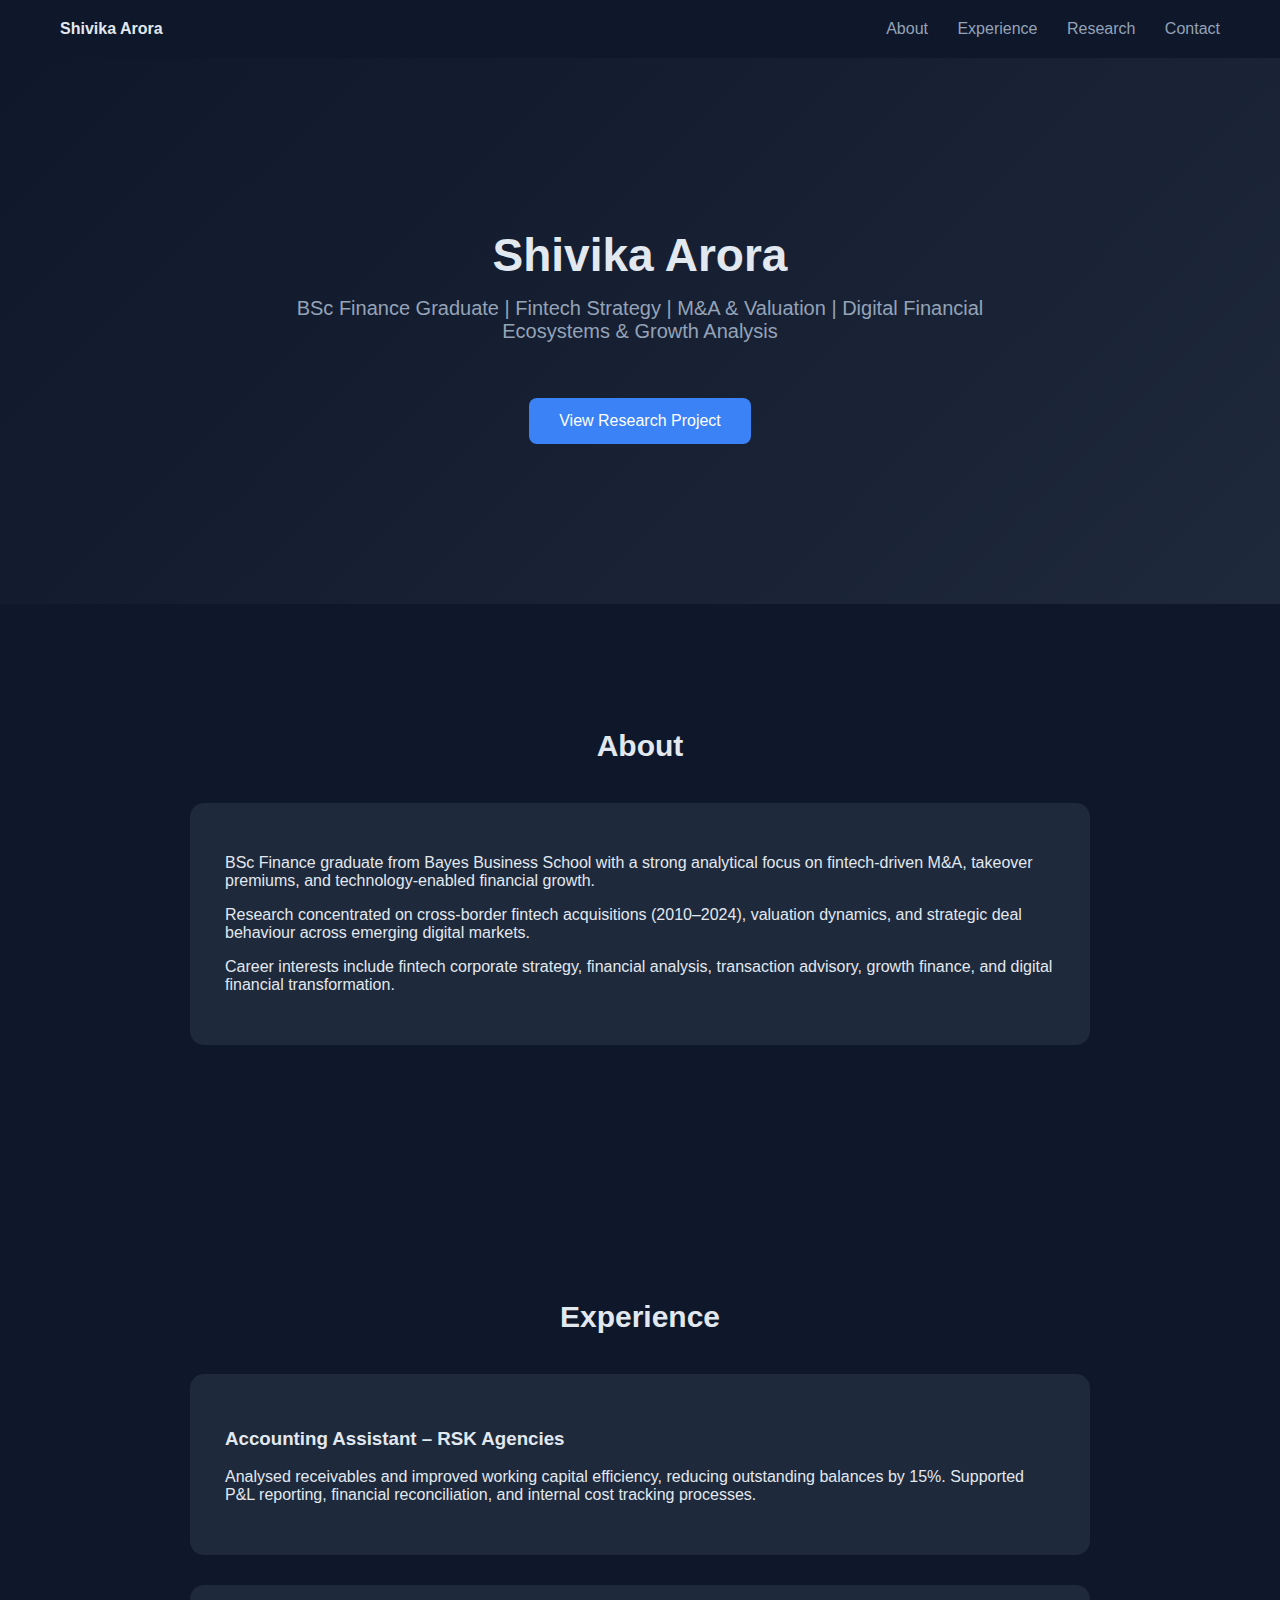
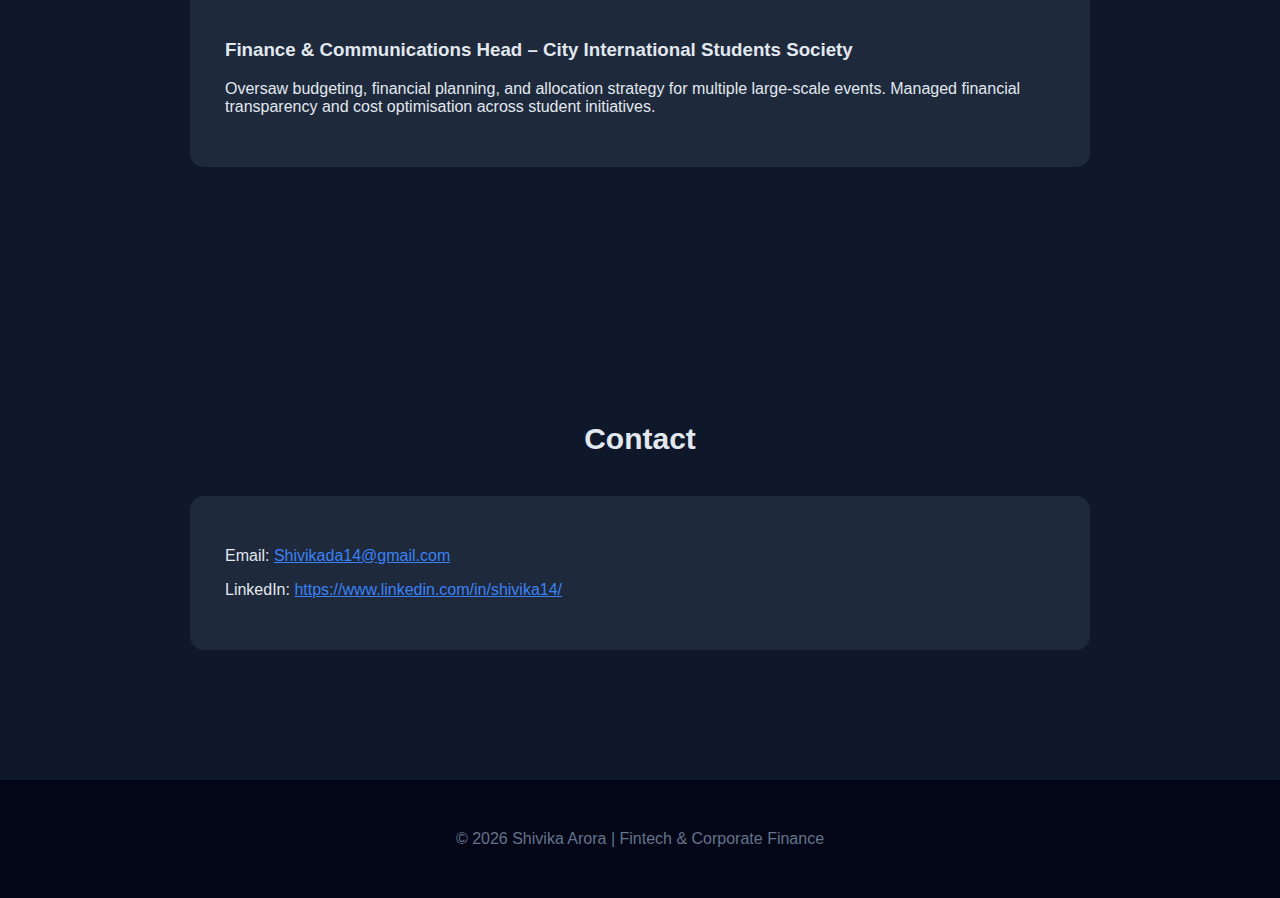
<file: index.html>
<!DOCTYPE html>
<html>
<head>
    <title>Shivika Arora | Fintech & Corporate Finance</title>
    <meta name="viewport" content="width=device-width, initial-scale=1.0">

    <style>
        body {
            margin: 0;
            font-family: 'Inter', sans-serif;
            background-color: #0f172a;
            color: #e2e8f0;
        }

        nav {
            display: flex;
            justify-content: space-between;
            padding: 20px 60px;
            background-color: #0f172a;
            position: sticky;
            top: 0;
            z-index: 1000;
        }

        nav a {
            color: #94a3b8;
            text-decoration: none;
            margin-left: 25px;
            font-weight: 500;
            transition: 0.3s;
        }

        nav a:hover {
            color: #3b82f6;
        }

        header {
            text-align: center;
            padding: 160px 20px;
            background: linear-gradient(135deg, #0f172a, #1e293b);
        }

        header h1 {
            font-size: 46px;
            margin: 10px 0;
        }

        header p {
            font-size: 20px;
            color: #94a3b8;
            margin-top: 15px;
            max-width: 700px;
            margin-left: auto;
            margin-right: auto;
        }

        .button {
            display: inline-block;
            margin-top: 35px;
            padding: 14px 30px;
            background: #3b82f6;
            color: white;
            border-radius: 8px;
            text-decoration: none;
            font-weight: 500;
            transition: 0.3s;
        }

        .button:hover {
            background: #2563eb;
            transform: translateY(-2px);
        }

        section {
            max-width: 900px;
            margin: auto;
            padding: 100px 20px;
        }

        h2 {
            font-size: 30px;
            margin-bottom: 40px;
            text-align: center;
        }

        .card {
            background-color: #1e293b;
            padding: 35px;
            border-radius: 14px;
            margin-bottom: 30px;
            transition: 0.3s;
        }

        .card:hover {
            transform: translateY(-6px);
            box-shadow: 0px 12px 35px rgba(0,0,0,0.4);
        }

        footer {
            text-align: center;
            padding: 50px;
            background-color: #020617;
            color: #64748b;
        }

        a {
            color: #3b82f6;
        }

        a:hover {
            text-decoration: underline;
        }
    </style>
</head>

<body>

<nav>
    <div><strong>Shivika Arora</strong></div>
    <div>
        <a href="#about">About</a>
        <a href="#experience">Experience</a>
        <a href="research.html">Research</a>
        <a href="#contact">Contact</a>
    </div>
</nav>

<header>
    <h1>Shivika Arora</h1>
    <p>
        BSc Finance Graduate | Fintech Strategy | M&A & Valuation |
        Digital Financial Ecosystems & Growth Analysis
    </p>
    <a href="research.html" class="button">View Research Project</a>
</header>

<section id="about">
    <h2>About</h2>
    <div class="card">
        <p>
            BSc Finance graduate from Bayes Business School with a strong analytical focus on
            fintech-driven M&A, takeover premiums, and technology-enabled financial growth.
        </p>
        <p>
            Research concentrated on cross-border fintech acquisitions (2010–2024),
            valuation dynamics, and strategic deal behaviour across emerging digital markets.
        </p>
        <p>
            Career interests include fintech corporate strategy, financial analysis,
            transaction advisory, growth finance, and digital financial transformation.
        </p>
    </div>
</section>

<section id="experience">
    <h2>Experience</h2>

    <div class="card">
        <h3>Accounting Assistant – RSK Agencies</h3>
        <p>
            Analysed receivables and improved working capital efficiency, reducing outstanding
            balances by 15%. Supported P&L reporting, financial reconciliation, and internal
            cost tracking processes.
        </p>
    </div>

    <div class="card">
        <h3>Finance & Communications Head – City International Students Society</h3>
        <p>
            Oversaw budgeting, financial planning, and allocation strategy for multiple
            large-scale events. Managed financial transparency and cost optimisation
            across student initiatives.
        </p>
    </div>
</section>

<section id="contact">
    <h2>Contact</h2>
    <div class="card">
        <p>
            Email:
            <a href="mailto:Shivikada14@gmail.com">
                Shivikada14@gmail.com
            </a>
        </p>

        <p>
            LinkedIn:
            <a href="https://www.linkedin.com/in/shivika14/" target="_blank">
                https://www.linkedin.com/in/shivika14/
            </a>
        </p>
    </div>
</section>

<footer>
    © 2026 Shivika Arora | Fintech & Corporate Finance
</footer>

</body>
</html>
</file>
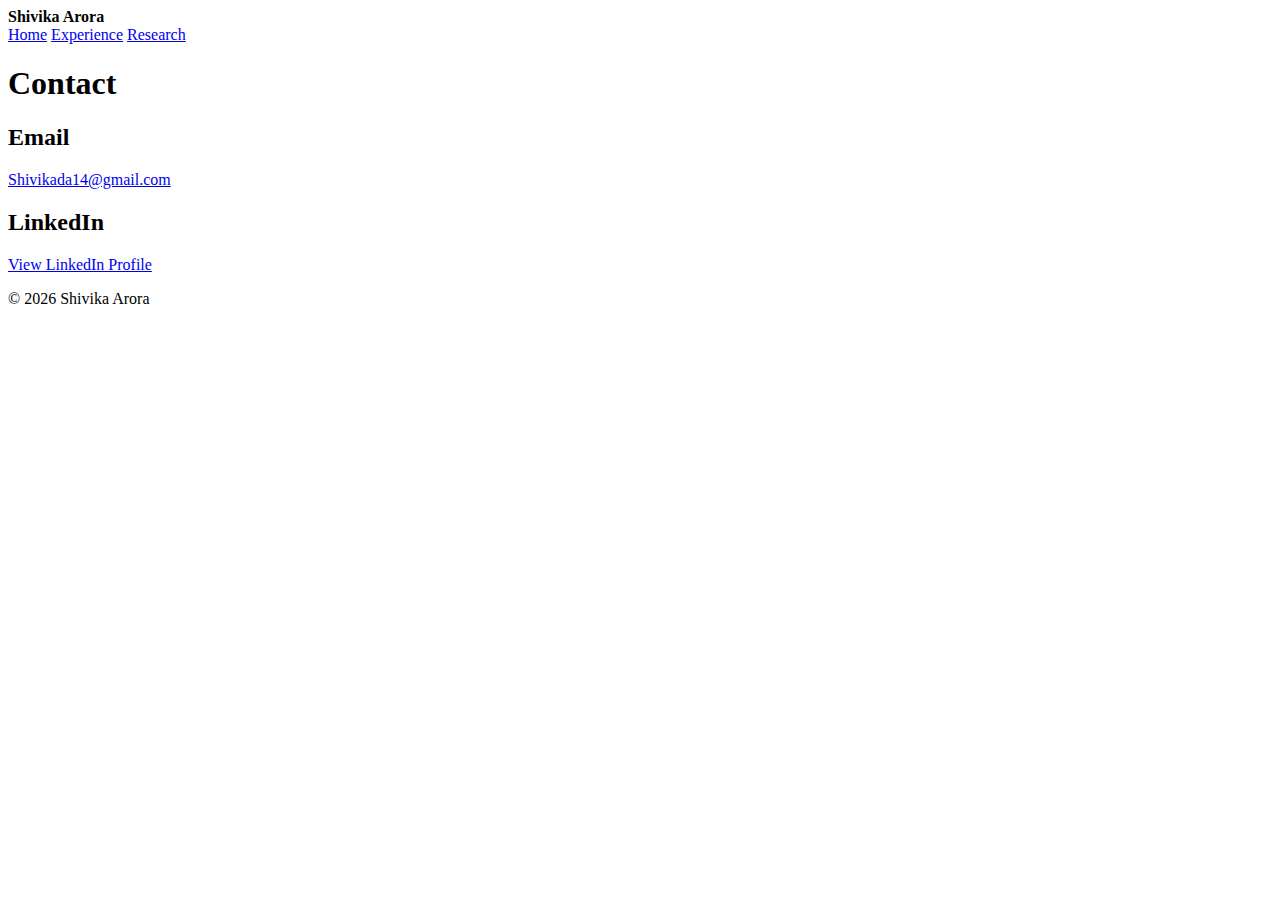
<file: contact.html>
<!DOCTYPE html>
<html lang="en">
<head>
    <meta charset="UTF-8">
    <title>Contact | Shivika Arora</title>
    <meta name="viewport" content="width=device-width, initial-scale=1.0">
    <link rel="stylesheet" href="./style.css">
</head>

<body>

<nav>
    <div><strong>Shivika Arora</strong></div>
    <div>
        <a href="./index.html">Home</a>
        <a href="./experience.html">Experience</a>
        <a href="./research.html">Research</a>
    </div>
</nav>

<header>
    <h1>Contact</h1>
</header>

<div class="section">

    <div class="card">
        <h2>Email</h2>
        <p>
            <a href="mailto:Shivikada14@gmail.com" class="button">
                Shivikada14@gmail.com
            </a>
        </p>
    </div>

    <div class="card">
        <h2>LinkedIn</h2>
        <p>
            <a href="https://www.linkedin.com/in/shivika14/" target="_blank" class="button">
                View LinkedIn Profile
            </a>
        </p>
    </div>

</div>

<footer>
    © 2026 Shivika Arora
</footer>

</body>
</html>
</file>
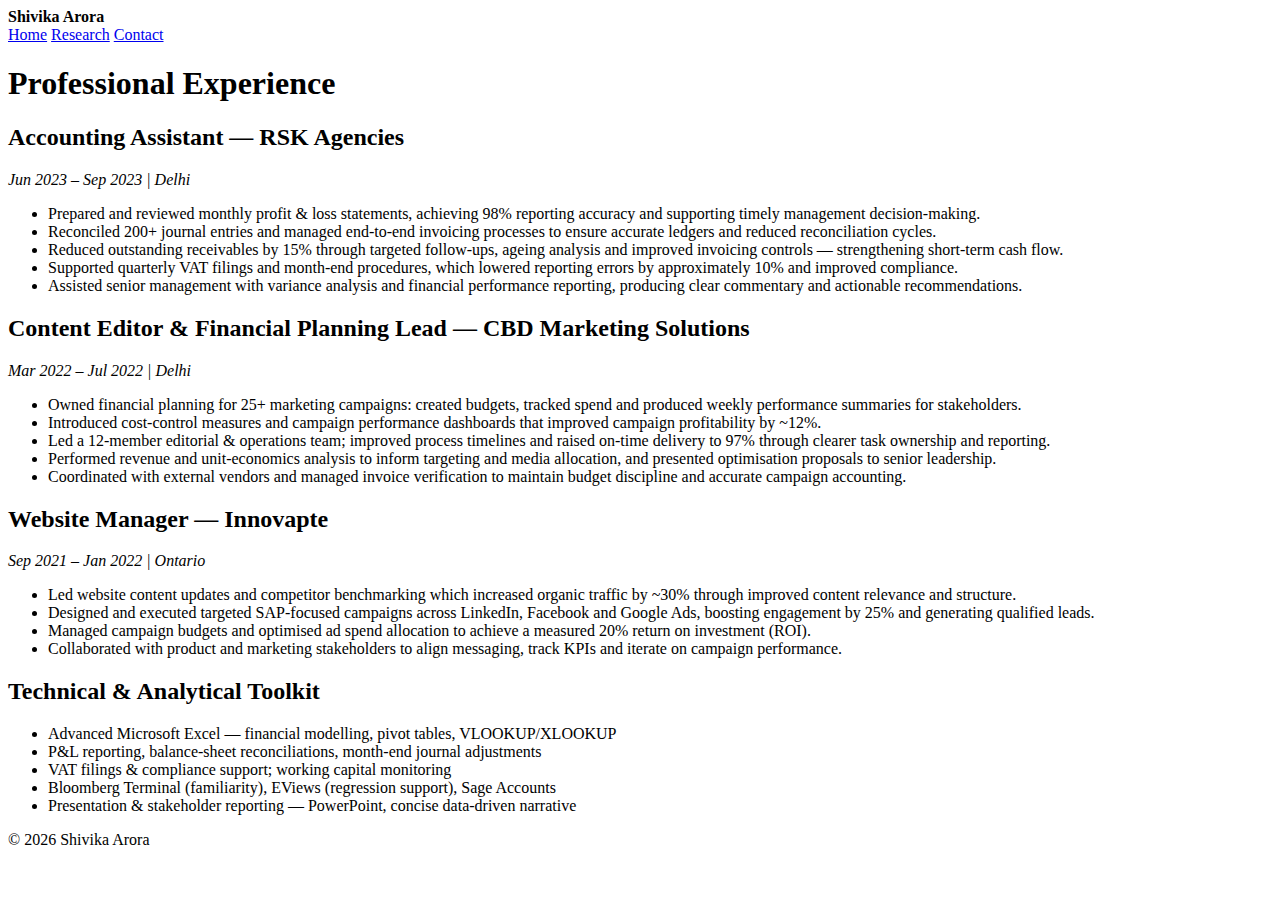
<file: experience.html>
<!DOCTYPE html>
<html lang="en">
<head>
    <meta charset="utf-8" />
    <title>Experience | Shivika Arora</title>
    <meta name="viewport" content="width=device-width, initial-scale=1.0" />
    <link rel="stylesheet" href="./style.css" />
</head>

<body>

<nav>
    <div><strong>Shivika Arora</strong></div>
    <div>
        <a href="./index.html">Home</a>
        <a href="./research.html">Research</a>
        <a href="./contact.html">Contact</a>
    </div>
</nav>

<header>
    <h1>Professional Experience</h1>
</header>

<main class="section">

    <!-- Accounting Assistant -->
    <article class="card">
        <h2>Accounting Assistant — RSK Agencies</h2>
        <p><em>Jun 2023 – Sep 2023 | Delhi</em></p>
        <ul>
            <li>Prepared and reviewed monthly profit &amp; loss statements, achieving 98% reporting accuracy and supporting timely management decision-making.</li>
            <li>Reconciled 200+ journal entries and managed end-to-end invoicing processes to ensure accurate ledgers and reduced reconciliation cycles.</li>
            <li>Reduced outstanding receivables by 15% through targeted follow-ups, ageing analysis and improved invoicing controls — strengthening short-term cash flow.</li>
            <li>Supported quarterly VAT filings and month-end procedures, which lowered reporting errors by approximately 10% and improved compliance.</li>
            <li>Assisted senior management with variance analysis and financial performance reporting, producing clear commentary and actionable recommendations.</li>
        </ul>
    </article>

    <!-- Content Editor & Financial Planning Lead -->
    <article class="card">
        <h2>Content Editor & Financial Planning Lead — CBD Marketing Solutions</h2>
        <p><em>Mar 2022 – Jul 2022 | Delhi</em></p>
        <ul>
            <li>Owned financial planning for 25+ marketing campaigns: created budgets, tracked spend and produced weekly performance summaries for stakeholders.</li>
            <li>Introduced cost-control measures and campaign performance dashboards that improved campaign profitability by ~12%.</li>
            <li>Led a 12-member editorial & operations team; improved process timelines and raised on-time delivery to 97% through clearer task ownership and reporting.</li>
            <li>Performed revenue and unit-economics analysis to inform targeting and media allocation, and presented optimisation proposals to senior leadership.</li>
            <li>Coordinated with external vendors and managed invoice verification to maintain budget discipline and accurate campaign accounting.</li>
        </ul>
    </article>

    <!-- Website Manager -->
    <article class="card">
        <h2>Website Manager — Innovapte</h2>
        <p><em>Sep 2021 – Jan 2022 | Ontario</em></p>
        <ul>
            <li>Led website content updates and competitor benchmarking which increased organic traffic by ~30% through improved content relevance and structure.</li>
            <li>Designed and executed targeted SAP-focused campaigns across LinkedIn, Facebook and Google Ads, boosting engagement by 25% and generating qualified leads.</li>
            <li>Managed campaign budgets and optimised ad spend allocation to achieve a measured 20% return on investment (ROI).</li>
            <li>Collaborated with product and marketing stakeholders to align messaging, track KPIs and iterate on campaign performance.</li>
        </ul>
    </article>

   
    <!-- Technical & Analytical Toolkit -->
    <article class="card">
        <h2>Technical & Analytical Toolkit</h2>
        <ul>
            <li>Advanced Microsoft Excel — financial modelling, pivot tables, VLOOKUP/XLOOKUP</li>
            <li>P&amp;L reporting, balance-sheet reconciliations, month-end journal adjustments</li>
            <li>VAT filings &amp; compliance support; working capital monitoring</li>
            <li>Bloomberg Terminal (familiarity), EViews (regression support), Sage Accounts</li>
            <li>Presentation &amp; stakeholder reporting — PowerPoint, concise data-driven narrative</li>
        </ul>
    </article>

</main>

<footer>
    © 2026 Shivika Arora
</footer>

</body>
</html>
</file>
<file: style.css>

</file>
